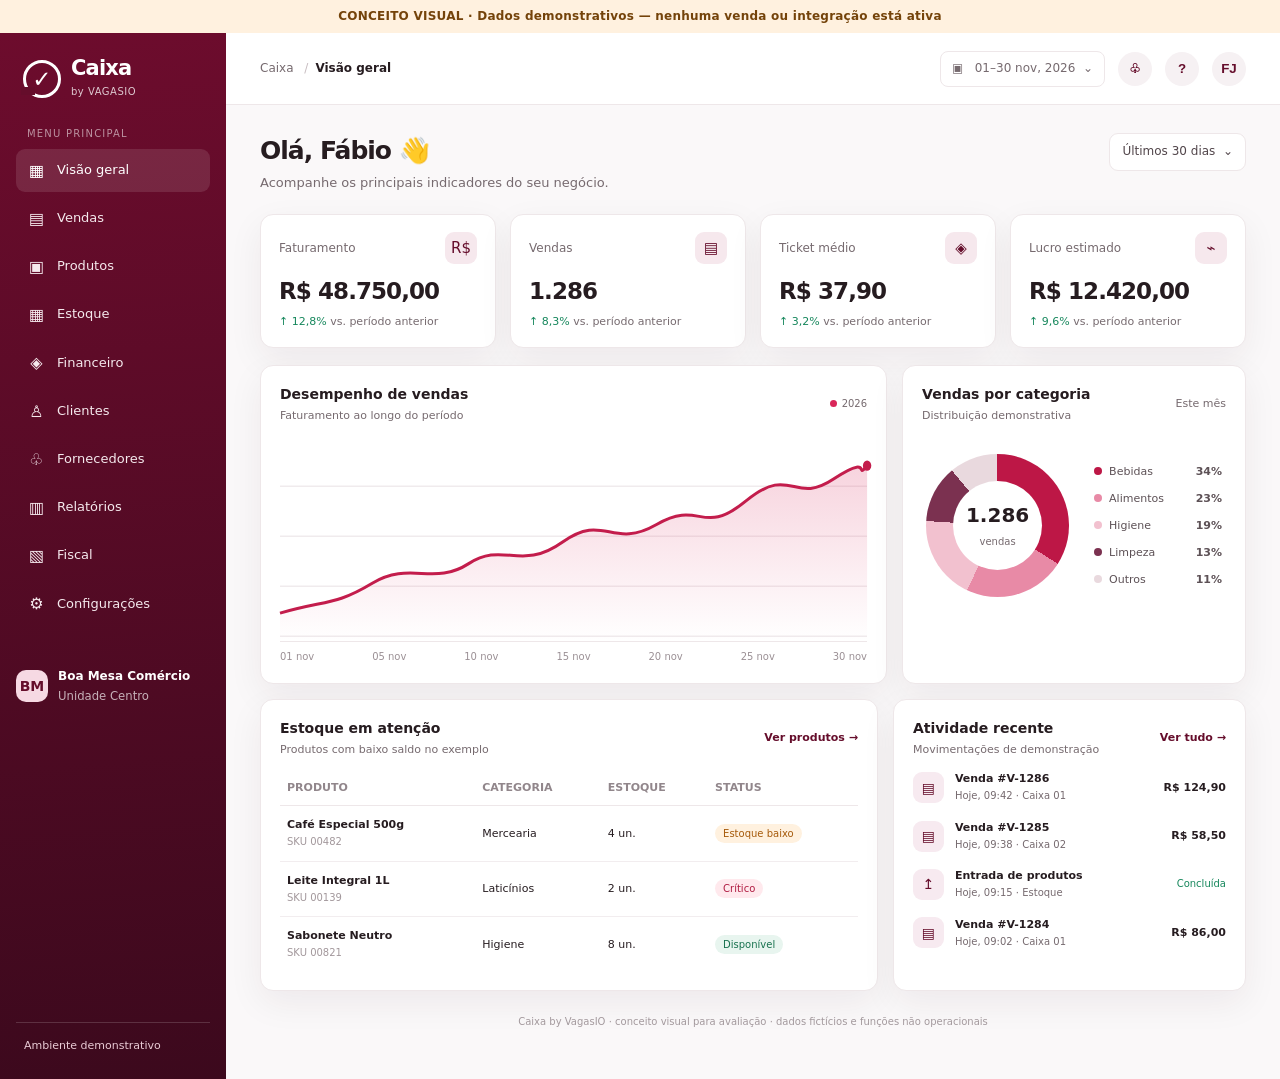
<file: index.html>
<!doctype html>
<html lang="pt-BR">
<head>
<meta charset="utf-8"><meta name="viewport" content="width=device-width,initial-scale=1"><meta name="theme-color" content="#590d25">
<meta name="description" content="Caixa by VagasIO — conceito visual de gestão comercial e PDV multissegmento.">
<title>Caixa by VagasIO — Conceito</title>
<style>
:root{--wine:#650d2b;--deep:#3c081b;--pink:#d92659;--rose:#f6e8ed;--ink:#261c20;--muted:#766a6f;--line:#eee7e9;--green:#16875c;--gold:#dfbd83;--white:#fff;--shadow:0 12px 35px #300a1910}*{box-sizing:border-box}body{margin:0;background:#faf8f9;color:var(--ink);font:14px/1.45 Inter,ui-sans-serif,system-ui,-apple-system,"Segoe UI",sans-serif}.demo{background:#fff1df;color:#74430a;text-align:center;padding:8px 15px;font-size:12px;font-weight:700;letter-spacing:.02em}.layout{display:grid;grid-template-columns:226px 1fr;min-height:calc(100vh - 34px)}aside{background:linear-gradient(175deg,#6d0c2d,#3c091d);color:#fff;padding:25px 16px;display:flex;flex-direction:column;gap:28px}.brand{display:flex;align-items:center;gap:10px;padding:0 7px}.mark{width:38px;height:38px;border:3px solid #fff;border-radius:50%;position:relative;display:grid;place-items:center;font-size:23px;font-weight:900;color:#fff}.mark:after{content:"";position:absolute;background:var(--wine);width:14px;height:8px;left:-5px;bottom:0}.brand strong{font-size:21px;line-height:1;letter-spacing:-.04em}.brand small{display:block;font-size:10px;opacity:.78;font-weight:500;letter-spacing:.05em;margin-top:4px}.nav-label{font-size:10px;opacity:.55;text-transform:uppercase;letter-spacing:.12em;padding:0 11px;margin-bottom:7px}.nav{display:grid;gap:5px}.nav a{color:#f5e9ed;text-decoration:none;padding:10px 11px;border-radius:9px;display:flex;gap:11px;align-items:center;font-size:13px}.nav a.active,.nav a:hover{background:#ffffff1c;color:#fff}.ico{width:19px;text-align:center;font-size:16px}.side-bottom{margin-top:auto;border-top:1px solid #ffffff28;padding:15px 8px 0;font-size:11px;color:#e9cbd5}.company{display:flex;align-items:center;gap:10px;margin-top:14px}.avatar{width:32px;height:32px;border-radius:10px;background:#f6d9e3;color:var(--wine);display:grid;place-items:center;font-weight:800}.company b{display:block;color:#fff;font-size:12px}.company small{opacity:.68}main{min-width:0}.topbar{height:72px;background:#fff;border-bottom:1px solid var(--line);display:flex;align-items:center;justify-content:space-between;padding:0 34px;position:sticky;top:0;z-index:3}.crumb{font-size:12px;color:var(--muted)}.crumb b{color:var(--ink)}.top-actions{display:flex;align-items:center;gap:13px}.date{font-size:12px;color:var(--muted);padding:8px 11px;border:1px solid var(--line);border-radius:8px}.circle{border:0;background:#f6f1f3;border-radius:50%;height:34px;width:34px;font-weight:700;color:var(--wine)}.wrap{max-width:1440px;margin:auto;padding:28px 34px 50px}.welcome{display:flex;justify-content:space-between;align-items:flex-start;gap:15px;margin-bottom:22px}.welcome h1{font-size:25px;letter-spacing:-.04em;margin:0 0 4px}.welcome p{margin:0;color:var(--muted);font-size:13px}.period{border:1px solid var(--line);border-radius:9px;padding:9px 12px;background:#fff;color:#51454a;font:inherit;font-size:12px}.cards{display:grid;grid-template-columns:repeat(4,minmax(0,1fr));gap:14px}.card,.panel{background:#fff;border:1px solid var(--line);border-radius:13px;box-shadow:var(--shadow)}.metric{padding:17px 18px}.metric-head{display:flex;justify-content:space-between;align-items:center;color:var(--muted);font-size:12px}.metric-ico{width:32px;height:32px;border-radius:9px;background:var(--rose);color:var(--wine);display:grid;place-items:center;font-size:15px}.metric strong{display:block;font-size:23px;letter-spacing:-.04em;margin:11px 0 5px}.delta{font-size:11px;color:var(--green)}.delta span{color:var(--muted)}.middle{display:grid;grid-template-columns:minmax(0,1.55fr) minmax(260px,.85fr);gap:15px;margin-top:17px}.panel{padding:18px 19px}.panel-title{display:flex;justify-content:space-between;align-items:center;margin-bottom:13px}.panel-title h2{font-size:14px;margin:0}.panel-title small{color:var(--muted);font-size:11px}.chart{height:205px;position:relative;border-bottom:1px solid #eee7e9;background:repeating-linear-gradient(to bottom,transparent 0,transparent 48px,#f0ebed 49px,#f0ebed 50px)}.chart svg{position:absolute;inset:8px 0 0;width:100%;height:calc(100% - 8px);overflow:visible}.chart-labels{display:flex;justify-content:space-between;color:#9b9095;font-size:10px;padding-top:8px}.legend{display:flex;gap:16px;color:var(--muted);font-size:10px}.dot{display:inline-block;width:7px;height:7px;background:var(--pink);border-radius:50%;margin-right:5px}.donut-row{display:flex;align-items:center;gap:25px;padding:17px 4px}.donut{width:143px;height:143px;border-radius:50%;background:conic-gradient(#bd1746 0 34%,#e88aa6 34% 57%,#f2c1cf 57% 76%,#7b3150 76% 89%,#e9d9de 89% 100%);display:grid;place-items:center;flex:none}.donut:before{content:"";width:89px;height:89px;background:#fff;border-radius:50%;grid-area:1/1}.donut-label{grid-area:1/1;text-align:center;z-index:1}.donut-label b{display:block;font-size:20px}.donut-label small{color:var(--muted);font-size:10px}.legend-list{display:grid;gap:11px;width:100%}.legend-line{display:flex;align-items:center;justify-content:space-between;font-size:11px;color:#5d5156}.legend-line i{display:inline-block;width:8px;height:8px;border-radius:50%;margin-right:7px}.bottom{display:grid;grid-template-columns:minmax(0,1.4fr) minmax(270px,.8fr);gap:15px;margin-top:15px}.table{width:100%;border-collapse:collapse;font-size:11px}.table th{text-align:left;color:#91868b;font-weight:600;padding:9px 7px;border-bottom:1px solid var(--line)}.table td{padding:11px 7px;border-bottom:1px solid #f2edef}.table tr:last-child td{border:0}.product{font-weight:650}.sku{font-size:10px;color:#a2979b;margin-top:2px}.stock{border-radius:20px;padding:4px 8px;font-size:10px;background:#e8f5ef;color:#18724f;white-space:nowrap}.stock.low{background:#fff1df;color:#a65a0b}.stock.out{background:#ffe9ed;color:#b01c42}.activity{display:grid;gap:16px}.activity-item{display:grid;grid-template-columns:32px 1fr auto;gap:10px;align-items:center}.activity-icon{height:31px;width:31px;border-radius:9px;background:#f7eaf0;color:var(--wine);display:grid;place-items:center}.activity-item b{font-size:11px;display:block}.activity-item small{display:block;color:var(--muted);font-size:10px;margin-top:2px}.activity-item strong{font-size:11px}.status{color:var(--green);font-size:10px}.footer{color:#a3999d;text-align:center;font-size:10px;padding-top:24px}
@media(max-width:1020px){.cards{grid-template-columns:repeat(2,minmax(0,1fr))}.middle,.bottom{grid-template-columns:1fr}.side-nav{display:none}.layout{grid-template-columns:76px 1fr}aside{align-items:center;padding:21px 10px}.brand{padding:0}.brand-copy,.nav-label,.nav-text,.side-bottom{display:none}.nav a{justify-content:center;width:48px;height:44px;padding:8px}.nav{margin-top:8px}.nav a .ico{font-size:18px}.company{margin-top:auto}}
@media(max-width:620px){.demo{font-size:10px;padding:7px 10px}.layout{display:block;min-height:calc(100vh - 30px)}aside{display:none}.topbar{height:58px;padding:0 16px}.date{display:none}.wrap{padding:22px 15px 35px}.welcome{align-items:center}.welcome h1{font-size:21px}.welcome p{font-size:11px}.period{font-size:10px;padding:8px}.cards{gap:9px}.metric{padding:13px}.metric-head{font-size:10px}.metric-ico{width:27px;height:27px}.metric strong{font-size:18px;margin:9px 0 3px}.delta{font-size:9px}.panel{padding:15px 13px}.panel-title h2{font-size:13px}.chart{height:170px}.donut-row{gap:16px}.donut{width:115px;height:115px}.donut:before{width:72px;height:72px}.donut-label b{font-size:17px}.table{font-size:10px}.table th,.table td{padding:9px 4px}.hide-mobile{display:none}.activity-item{grid-template-columns:30px 1fr auto}.footer{font-size:9px}}
</style></head>
<body><div class="demo">CONCEITO VISUAL · Dados demonstrativos — nenhuma venda ou integração está ativa</div><div class="layout"><aside><div class="brand"><div class="mark">✓</div><div class="brand-copy"><strong>Caixa</strong><small>by VAGASIO</small></div></div><div class="side-nav"><div class="nav-label">MENU PRINCIPAL</div><nav class="nav"><a class="active" href="#inicio"><span class="ico">▦</span><span class="nav-text">Visão geral</span></a><a href="#"><span class="ico">▤</span><span class="nav-text">Vendas</span></a><a href="#"><span class="ico">▣</span><span class="nav-text">Produtos</span></a><a href="#"><span class="ico">▦</span><span class="nav-text">Estoque</span></a><a href="#"><span class="ico">◈</span><span class="nav-text">Financeiro</span></a><a href="#"><span class="ico">♙</span><span class="nav-text">Clientes</span></a><a href="#"><span class="ico">♧</span><span class="nav-text">Fornecedores</span></a><a href="#"><span class="ico">▥</span><span class="nav-text">Relatórios</span></a><a href="#"><span class="ico">▧</span><span class="nav-text">Fiscal</span></a><a href="#"><span class="ico">⚙</span><span class="nav-text">Configurações</span></a></nav></div><div class="company"><div class="avatar">BM</div><div class="brand-copy"><b>Boa Mesa Comércio</b><small>Unidade Centro</small></div></div><div class="side-bottom">Ambiente demonstrativo</div></aside><main id="inicio"><header class="topbar"><div class="crumb">Caixa <span style="padding:0 7px;color:#c8bdc1">/</span><b>Visão geral</b></div><div class="top-actions"><span class="date">▣ &nbsp; 01–30 nov, 2026 &nbsp;⌄</span><button class="circle" aria-label="Notificações">♧</button><button class="circle" aria-label="Ajuda">?</button><button class="circle">FJ</button></div></header><div class="wrap"><section class="welcome"><div><h1>Olá, Fábio 👋</h1><p>Acompanhe os principais indicadores do seu negócio.</p></div><button class="period">Últimos 30 dias &nbsp;⌄</button></section><section class="cards"><article class="card metric"><div class="metric-head">Faturamento <span class="metric-ico">R$</span></div><strong>R$ 48.750,00</strong><div class="delta">↑ 12,8% <span>vs. período anterior</span></div></article><article class="card metric"><div class="metric-head">Vendas <span class="metric-ico">▤</span></div><strong>1.286</strong><div class="delta">↑ 8,3% <span>vs. período anterior</span></div></article><article class="card metric"><div class="metric-head">Ticket médio <span class="metric-ico">◈</span></div><strong>R$ 37,90</strong><div class="delta">↑ 3,2% <span>vs. período anterior</span></div></article><article class="card metric"><div class="metric-head">Lucro estimado <span class="metric-ico">⌁</span></div><strong>R$ 12.420,00</strong><div class="delta">↑ 9,6% <span>vs. período anterior</span></div></article></section><section class="middle"><article class="panel"><div class="panel-title"><div><h2>Desempenho de vendas</h2><small>Faturamento ao longo do período</small></div><div class="legend"><span><i class="dot"></i>2026</span></div></div><div class="chart"><svg viewBox="0 0 700 190" preserveAspectRatio="none" role="img" aria-label="Gráfico demonstrativo de vendas"><defs><linearGradient id="fill" x1="0" x2="0" y1="0" y2="1"><stop offset="0" stop-color="#d92659" stop-opacity=".20"/><stop offset="1" stop-color="#d92659" stop-opacity="0"/></linearGradient></defs><path d="M0 163 C55 150 65 156 110 134 S183 137 225 115 S287 123 337 94 S395 102 449 77 S502 90 556 54 S612 59 660 33 S685 35 700 20 L700 190 L0 190Z" fill="url(#fill)"/><path d="M0 163 C55 150 65 156 110 134 S183 137 225 115 S287 123 337 94 S395 102 449 77 S502 90 556 54 S612 59 660 33 S685 35 700 20" fill="none" stroke="#c31d4c" stroke-width="3" vector-effect="non-scaling-stroke"/><circle cx="700" cy="20" r="5" fill="#c31d4c" vector-effect="non-scaling-stroke"/></svg></div><div class="chart-labels"><span>01 nov</span><span>05 nov</span><span>10 nov</span><span>15 nov</span><span>20 nov</span><span>25 nov</span><span>30 nov</span></div></article><article class="panel"><div class="panel-title"><div><h2>Vendas por categoria</h2><small>Distribuição demonstrativa</small></div><small>Este mês</small></div><div class="donut-row"><div class="donut"><div class="donut-label"><b>1.286</b><small>vendas</small></div></div><div class="legend-list"><div class="legend-line"><span><i style="background:#bd1746"></i>Bebidas</span><b>34%</b></div><div class="legend-line"><span><i style="background:#e88aa6"></i>Alimentos</span><b>23%</b></div><div class="legend-line"><span><i style="background:#f2c1cf"></i>Higiene</span><b>19%</b></div><div class="legend-line"><span><i style="background:#7b3150"></i>Limpeza</span><b>13%</b></div><div class="legend-line"><span><i style="background:#e9d9de"></i>Outros</span><b>11%</b></div></div></div></article></section><section class="bottom"><article class="panel"><div class="panel-title"><div><h2>Estoque em atenção</h2><small>Produtos com baixo saldo no exemplo</small></div><small style="color:var(--wine);font-weight:700">Ver produtos →</small></div><table class="table"><thead><tr><th>PRODUTO</th><th class="hide-mobile">CATEGORIA</th><th>ESTOQUE</th><th>STATUS</th></tr></thead><tbody><tr><td><div class="product">Café Especial 500g</div><div class="sku">SKU 00482</div></td><td class="hide-mobile">Mercearia</td><td>4 un.</td><td><span class="stock low">Estoque baixo</span></td></tr><tr><td><div class="product">Leite Integral 1L</div><div class="sku">SKU 00139</div></td><td class="hide-mobile">Laticínios</td><td>2 un.</td><td><span class="stock out">Crítico</span></td></tr><tr><td><div class="product">Sabonete Neutro</div><div class="sku">SKU 00821</div></td><td class="hide-mobile">Higiene</td><td>8 un.</td><td><span class="stock">Disponível</span></td></tr></tbody></table></article><article class="panel"><div class="panel-title"><div><h2>Atividade recente</h2><small>Movimentações de demonstração</small></div><small style="color:var(--wine);font-weight:700">Ver tudo →</small></div><div class="activity"><div class="activity-item"><div class="activity-icon">▤</div><div><b>Venda #V-1286</b><small>Hoje, 09:42 · Caixa 01</small></div><strong>R$ 124,90</strong></div><div class="activity-item"><div class="activity-icon">▤</div><div><b>Venda #V-1285</b><small>Hoje, 09:38 · Caixa 02</small></div><strong>R$ 58,50</strong></div><div class="activity-item"><div class="activity-icon">↥</div><div><b>Entrada de produtos</b><small>Hoje, 09:15 · Estoque</small></div><span class="status">Concluída</span></div><div class="activity-item"><div class="activity-icon">▤</div><div><b>Venda #V-1284</b><small>Hoje, 09:02 · Caixa 01</small></div><strong>R$ 86,00</strong></div></div></article></section><div class="footer">Caixa by VagasIO · conceito visual para avaliação · dados fictícios e funções não operacionais</div></div></main></div></body></html>
</file>
